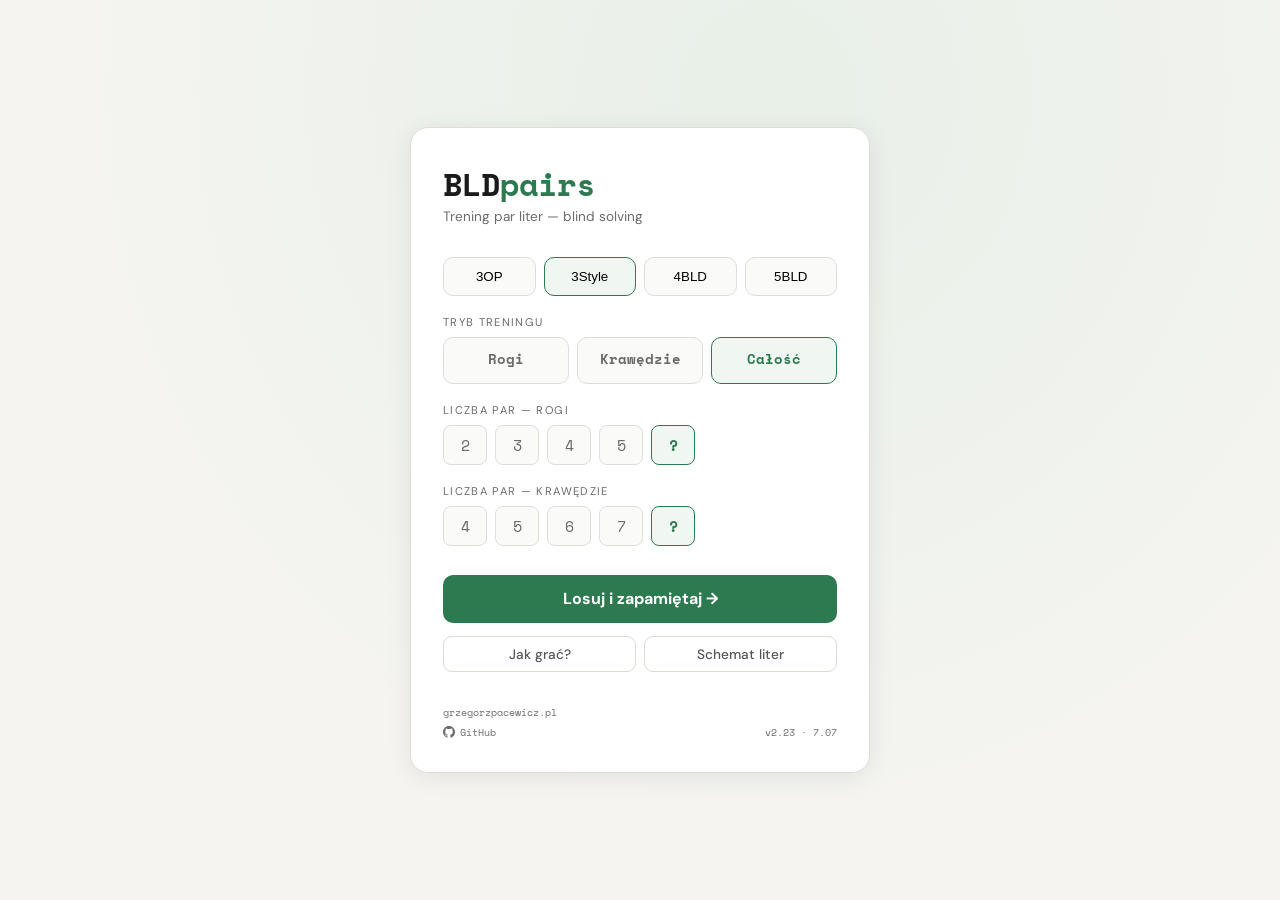
<file: index.html>
<!doctype html>
<html lang="pl">
  <head>
    <meta charset="UTF-8" />
    <meta
      name="viewport"
      content="width=device-width, initial-scale=1.0, maximum-scale=1.0, user-scalable=no"
    />
    <title>BLD Pairs</title>
    <link rel="preconnect" href="https://fonts.googleapis.com" />
    <link
      href="https://fonts.googleapis.com/css2?family=Space+Mono:wght@400;700&family=DM+Sans:wght@400;500;700&display=swap"
      rel="stylesheet"
    />
    <link rel="stylesheet" href="css/style.css" />
    <link rel="manifest" href="manifest.json" />
    <meta name="theme-color" content="#2d7a50" />
    <link rel="icon" href="icon.svg" type="image/svg+xml" />
    <link rel="apple-touch-icon" href="icon.svg" />
  </head>
  <body>
    <div id="app"></div>
    <script type="module" src="js/app.js"></script>
    <script>
      if ("serviceWorker" in navigator)
        navigator.serviceWorker.register("/sw.js");
    </script>
  </body>
</html>
</file>
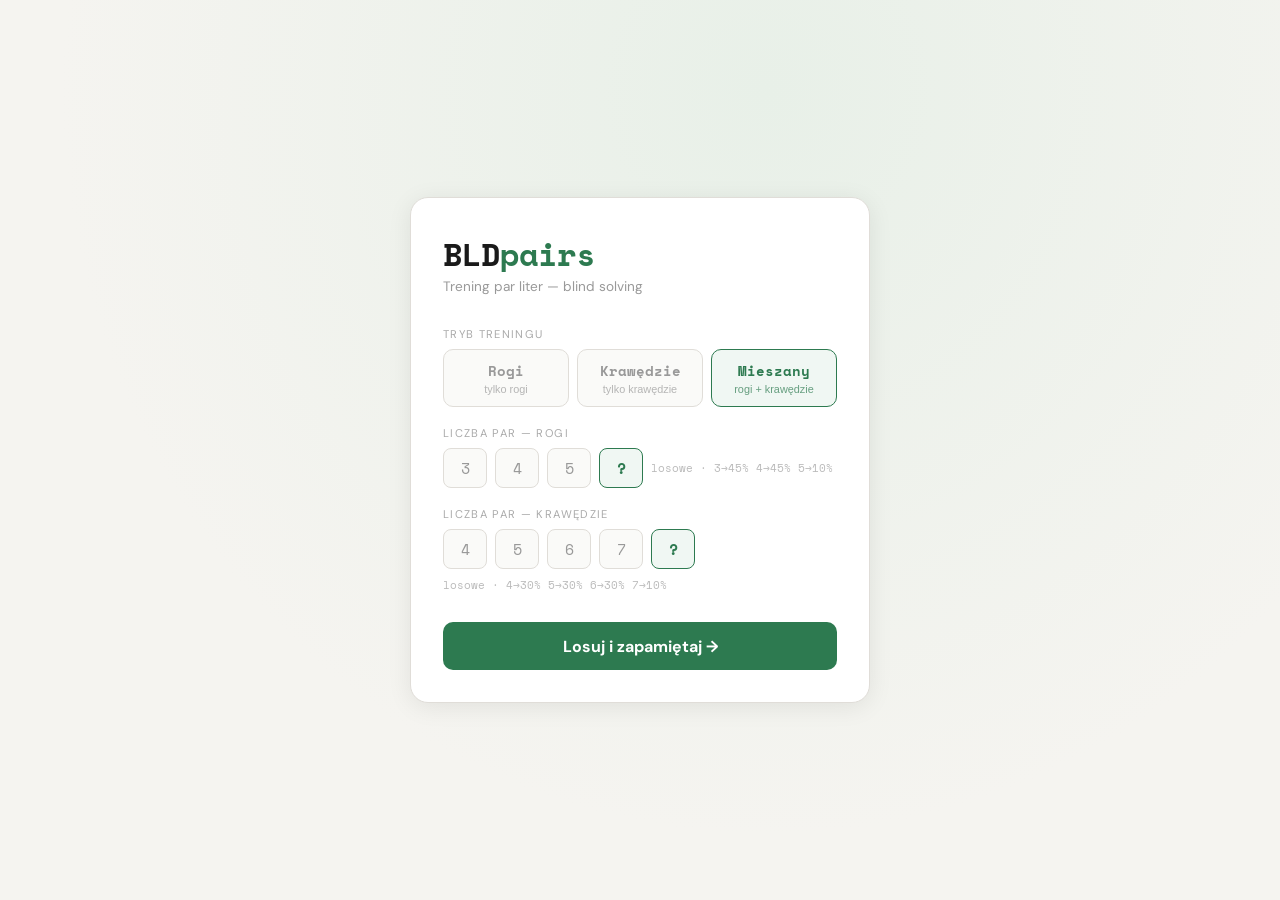
<file: bld-pairs.html>
<!DOCTYPE html>
<html lang="pl">
<head>
<meta charset="UTF-8">
<meta name="viewport" content="width=device-width, initial-scale=1.0, maximum-scale=1.0, user-scalable=no">
<title>BLD Pairs</title>
<link rel="preconnect" href="https://fonts.googleapis.com">
<link href="https://fonts.googleapis.com/css2?family=Space+Mono:wght@400;700&family=DM+Sans:wght@400;500;700&display=swap" rel="stylesheet">
<style>
*,*::before,*::after{box-sizing:border-box;margin:0;padding:0}
body{background:#f5f4f0;color:#1a1a1a;font-family:'DM Sans',sans-serif;min-height:100vh}
.screen{min-height:100vh;display:flex;align-items:center;justify-content:center;padding:2rem 1rem;
  background:radial-gradient(ellipse at 60% 10%,#e8f0e8 0%,#f5f4f0 65%)}
.card{background:#fff;border:1px solid #e0ddd8;border-radius:18px;padding:2rem;width:100%;
  max-width:460px;box-shadow:0 4px 24px rgba(0,0,0,.08)}
.card.wide{max-width:560px}
.logo{font-family:'Space Mono',monospace;font-size:2rem;font-weight:700;letter-spacing:-1px;color:#1a1a1a}
.accent{color:#2d7a50}
.sub{color:#999;font-size:.85rem;margin-bottom:2rem}
.field-label{font-size:.7rem;text-transform:uppercase;letter-spacing:.12em;color:#aaa;margin:1.2rem 0 .5rem}
.mode-grid{display:grid;grid-template-columns:repeat(3,1fr);gap:.5rem;margin-bottom:.5rem}
.mode-btn{background:#fafaf8;border:1.5px solid #e0ddd8;border-radius:10px;padding:.7rem .5rem;
  cursor:pointer;color:#999;transition:all .15s;display:flex;flex-direction:column;align-items:center;gap:2px}
.mode-btn:hover{border-color:#bbb;color:#555}
.mode-btn.active{background:#f0f7f3;border-color:#2d7a50;color:#2d7a50}
.mode-label{font-family:'Space Mono',monospace;font-size:.85rem;font-weight:700;pointer-events:none}
.mode-sub{font-size:.68rem;color:inherit;opacity:.7;pointer-events:none}
.count-row{display:flex;align-items:center;gap:.5rem;flex-wrap:wrap;margin-bottom:.3rem}
.count-btn{width:44px;height:40px;background:#fafaf8;border:1.5px solid #e0ddd8;border-radius:8px;
  color:#999;font-family:'Space Mono',monospace;font-size:.95rem;cursor:pointer;transition:all .15s}
.count-btn:hover{border-color:#bbb;color:#555}
.count-btn.active{background:#f0f7f3;border-color:#2d7a50;color:#2d7a50;font-weight:700}
.weight-hint{font-size:.68rem;color:#bbb;font-family:'Space Mono',monospace}
.btn-primary{width:100%;padding:.85rem;background:#2d7a50;color:#fff;border:none;border-radius:10px;
  font-family:'DM Sans',sans-serif;font-weight:700;font-size:1rem;cursor:pointer;transition:all .15s;margin-top:1.5rem}
.btn-primary:hover{background:#236040}
.btn-primary:disabled{background:#ddd;color:#aaa;cursor:not-allowed}
.btn-secondary{flex:1;padding:.85rem;background:#fff;color:#2d7a50;border:1.5px solid #2d7a50;
  border-radius:10px;font-family:'DM Sans',sans-serif;font-weight:700;font-size:1rem;cursor:pointer;transition:all .15s}
.btn-secondary:hover{background:#f0f7f3}
.btn-stop{width:100%;padding:.85rem;background:#fff5f5;color:#c0392b;border:1.5px solid #e8b4b0;
  border-radius:10px;font-family:'Space Mono',monospace;font-size:.85rem;cursor:pointer;
  transition:all .15s;margin-top:1.5rem;letter-spacing:.05em}
.btn-stop:hover{background:#ffe8e5;border-color:#c0392b}
.top-bar{display:flex;justify-content:space-between;align-items:center;margin-bottom:1.2rem}
.phase-title{font-family:'Space Mono',monospace;font-size:1.1rem;color:#333}
.timer{font-family:'Space Mono',monospace;font-size:1.6rem;color:#2d7a50}
.muted-t{font-family:'Space Mono',monospace;font-size:.95rem;color:#bbb}
.section-tag{font-size:.65rem;font-family:'Space Mono',monospace;letter-spacing:.15em;
  padding:.25rem .6rem;border-radius:4px;display:inline-block;margin:.9rem 0 .5rem}
.corner-tag{background:#fdf8ec;color:#9a6f1a;border:1px solid #e8d89a}
.edge-tag{background:#eef4fb;color:#2563a8;border:1px solid #b8d0ee}
.pairs-wrap{display:flex;flex-wrap:wrap;gap:.5rem;margin-bottom:.3rem}
.pair-chip{display:flex;align-items:center;gap:.35rem;padding:.5rem .8rem;border-radius:8px;border:1.5px solid}
.corner-chip{background:#fdf8ec;border-color:#e8d89a}
.edge-chip{background:#eef4fb;border-color:#b8d0ee}
.ltr{font-family:'Space Mono',monospace;font-size:1.4rem;font-weight:700}
.corner-chip .ltr{color:#9a6f1a}
.edge-chip .ltr{color:#2563a8}
.dash{color:#ccc;font-size:.9rem}
.idx{font-size:.65rem;color:#bbb;font-family:'Space Mono',monospace;min-width:16px}
.answer-list{display:flex;flex-direction:column;gap:.4rem;margin-bottom:.3rem}
.answer-row{display:flex;align-items:center;gap:.5rem;background:#fafaf8;border:1.5px solid #e8e5e0;
  border-radius:8px;padding:.5rem .8rem}
.answer-row.skipped{opacity:.4;background:#f5f5f5}
.li{width:40px;height:40px;background:#fff;border:1.5px solid #d8d5d0;border-radius:7px;
  color:#1a1a1a;font-family:'Space Mono',monospace;font-size:1.2rem;font-weight:700;
  text-align:center;outline:none;text-transform:uppercase;transition:border-color .12s}
.li:focus{border-color:#2d7a50;background:#f0f7f3}
.btn-skip-text{margin-left:auto;background:transparent;border:1.5px solid #e0ddd8;color:#aaa;
  border-radius:8px;padding:.3rem .8rem;font-size:.8rem;font-family:'DM Sans',sans-serif;
  cursor:pointer;transition:all .15s;flex-shrink:0;white-space:nowrap}
.btn-skip-text:hover,.btn-skip-text:active{background:#fff0ee;border-color:#c0392b;color:#c0392b}
.skip-label{flex:1;font-family:'Space Mono',monospace;font-size:.8rem;color:#bbb;font-style:italic}
.score-inline{font-family:'Space Mono',monospace;font-size:1.1rem;color:#2d7a50}
.mem-line{font-size:.78rem;color:#bbb;font-family:'Space Mono',monospace;margin-bottom:1rem}
.skip-note{font-size:.75rem;color:#bbb;font-family:'Space Mono',monospace;margin-bottom:.3rem}
.res-row{display:flex;align-items:center;gap:.6rem;padding:.45rem .8rem;border-radius:7px;
  font-family:'Space Mono',monospace;font-size:.85rem;margin-bottom:.3rem;border:1.5px solid}
.res-row.ok{background:#f0f7f3;border-color:#a8d8b8;color:#1a5c35}
.res-row.fail{background:#fdf0ee;border-color:#e8b4b0;color:#8b2020}
.res-row.skipped{background:#fafaf8;border-color:#e8e5e0;color:#aaa}
.exp{flex:1}
.got{font-size:.75rem;color:#c0392b}
.res-row.skipped .got{color:#bbb}
.icon{margin-left:auto}
.btn-row{display:flex;gap:.7rem;margin-top:1.2rem}
.btn-row .btn-primary{flex:1;margin-top:0}
.hidden{display:none!important}
</style>
</head>
<body>

<div id="app"></div>

<script>
// ─── SCHEMA ───────────────────────────────────────────────────────────────────
const CORNERS = [
  ["A","O","L"],["B","H","K"],["C","G","D"],
  ["N","I","T"],["S","E","J"],["M","R","U"],["W","P","F"]
];
const EDGES = [
  ["A","E"],["B","P"],["C","L"],["D","R"],["H","F"],
  ["G","T"],["K","I"],["M","O"],["N","W"],["Z","S"],["U","J"]
];

const CORNER_WEIGHTS = [{value:3,weight:45},{value:4,weight:45},{value:5,weight:10}];
const EDGE_WEIGHTS   = [{value:4,weight:30},{value:5,weight:30},{value:6,weight:30},{value:7,weight:10}];

function weightedRandom(options) {
  const total = options.reduce((s,o) => s+o.weight, 0);
  let r = Math.random() * total;
  for (const o of options) { r -= o.weight; if (r <= 0) return o.value; }
  return options[options.length-1].value;
}

function shuffle(arr) {
  const a = [...arr];
  for (let i = a.length-1; i > 0; i--) {
    const j = Math.floor(Math.random()*(i+1));
    [a[i],a[j]] = [a[j],a[i]];
  }
  return a;
}

function generatePairsForType(type, count) {
  const schema = type === "corners" ? CORNERS : EDGES;
  const pairs = [];
  const pieceUses = new Map(schema.map(g => [g.join(""), 0]));
  const getAvailable = () => {
    const out = [];
    for (const group of schema) {
      const key = group.join("");
      if (pieceUses.get(key) < 2) group.forEach(l => out.push({letter:l, pieceKey:key}));
    }
    return out;
  };
  let attempts = 0;
  while (pairs.length < count && attempts < 1000) {
    attempts++;
    const avail = shuffle(getAvailable());
    if (avail.length < 2) break;
    const first = avail[0];
    const second = avail.find(x => x.pieceKey !== first.pieceKey);
    if (!second) break;
    pairs.push([first.letter, second.letter]);
    pieceUses.set(first.pieceKey, pieceUses.get(first.pieceKey)+1);
    pieceUses.set(second.pieceKey, pieceUses.get(second.pieceKey)+1);
  }
  return pairs;
}

function generateSession(mode, cornerCount, edgeCount) {
  const cc = cornerCount === "?" ? weightedRandom(CORNER_WEIGHTS) : cornerCount;
  const ec = edgeCount   === "?" ? weightedRandom(EDGE_WEIGHTS)   : edgeCount;
  const cornerPairs = (mode==="corners"||mode==="mixed") ? generatePairsForType("corners",cc) : [];
  const edgePairs   = (mode==="edges"  ||mode==="mixed") ? generatePairsForType("edges",  ec) : [];
  return {
    displayPairs: [
      ...cornerPairs.map(p=>({pair:p,type:"corner"})),
      ...edgePairs.map(p=>  ({pair:p,type:"edge"})),
    ],
    answerPairs: [
      ...edgePairs.map(p=>  ({pair:p,type:"edge"})),
      ...cornerPairs.map(p=>({pair:p,type:"corner"})),
    ],
  };
}

// ─── STATE ────────────────────────────────────────────────────────────────────
const state = {
  phase: "config",
  mode: "mixed",
  cornerCount: "?",
  edgeCount: "?",
  session: null,
  memTime: 0,
  answers: [],
  skipped: [],
  timerInterval: null,
};

function fmt(s) {
  return String(Math.floor(s/60)).padStart(2,"0")+":"+String(s%60).padStart(2,"0");
}

// ─── RENDER ───────────────────────────────────────────────────────────────────
function render() {
  const app = document.getElementById("app");
  if      (state.phase === "config")   app.innerHTML = renderConfig();
  else if (state.phase === "memorize") app.innerHTML = renderMemorize();
  else if (state.phase === "answer")   app.innerHTML = renderAnswer();
  else if (state.phase === "result")   app.innerHTML = renderResult();
  bindEvents();
}

// CONFIG
function renderConfig() {
  const showCorners = state.mode === "corners" || state.mode === "mixed";
  const showEdges   = state.mode === "edges"   || state.mode === "mixed";

  const modeBtn = (id, label, sub) =>
    `<button class="mode-btn${state.mode===id?" active":""}" data-mode="${id}">
      <span class="mode-label">${label}</span>
      <span class="mode-sub">${sub}</span>
    </button>`;

  const countBtn = (val, current, type) =>
    `<button class="count-btn${current===val?" active":""}" data-count="${val}" data-type="${type}">${val}</button>`;

  return `<div class="screen"><div class="card">
    <div class="logo">BLD<span class="accent">pairs</span></div>
    <p class="sub">Trening par liter — blind solving</p>
    <div class="field-label">Tryb treningu</div>
    <div class="mode-grid">
      ${modeBtn("corners","Rogi","tylko rogi")}
      ${modeBtn("edges","Krawędzie","tylko krawędzie")}
      ${modeBtn("mixed","Mieszany","rogi + krawędzie")}
    </div>
    ${showCorners ? `
    <div class="field-label">Liczba par — rogi</div>
    <div class="count-row">
      ${[3,4,5,"?"].map(n=>countBtn(n,state.cornerCount,"corner")).join("")}
      ${state.cornerCount==="?" ? `<span class="weight-hint">losowe · 3→45% 4→45% 5→10%</span>` : ""}
    </div>` : ""}
    ${showEdges ? `
    <div class="field-label">Liczba par — krawędzie</div>
    <div class="count-row">
      ${[4,5,6,7,"?"].map(n=>countBtn(n,state.edgeCount,"edge")).join("")}
      ${state.edgeCount==="?" ? `<span class="weight-hint">losowe · 4→30% 5→30% 6→30% 7→10%</span>` : ""}
    </div>` : ""}
    <button class="btn-primary" id="btn-start">Losuj i zapamiętaj →</button>
  </div></div>`;
}

// MEMORIZE
function renderMemorize() {
  const corners = state.session.displayPairs.filter(p=>p.type==="corner");
  const edges   = state.session.displayPairs.filter(p=>p.type==="edge");
  const chips = (arr, cls) => arr.map((p,i)=>
    `<div class="pair-chip ${cls}">
      <span class="ltr">${p.pair[0]}</span>
      <span class="dash">–</span>
      <span class="ltr">${p.pair[1]}</span>
    </div>`).join("");

  return `<div class="screen"><div class="card wide">
    <div class="top-bar">
      <span class="phase-title">Zapamiętaj</span>
      <span class="timer" id="timer-display">${fmt(state.memTime)}</span>
    </div>
    ${corners.length ? `<div class="section-tag corner-tag">ROGI</div><div class="pairs-wrap">${chips(corners,"corner-chip")}</div>` : ""}
    ${edges.length   ? `<div class="section-tag edge-tag">KRAWĘDZIE</div><div class="pairs-wrap">${chips(edges,"edge-chip")}</div>` : ""}
    <button class="btn-stop" id="btn-stop">■ STOP — przejdź do odpowiedzi</button>
  </div></div>`;
}

// ANSWER
function renderAnswer() {
  const ap = state.session.answerPairs;
  const edges   = ap.filter(p=>p.type==="edge");
  const corners = ap.filter(p=>p.type==="corner");
  const edgeOffset   = 0;
  const cornerOffset = edges.length;

  const rowHtml = (row, i) => {
    const sk = state.skipped[row];
    return `<div class="answer-row${sk?" skipped":""}" data-row="${row}">
      ${sk
        ? `<span class="skip-label">— pominięto</span>`
        : `<input class="li" id="inp-${row}-0" value="${state.answers[row]?.[0]||""}" maxlength="1" autocomplete="off" autocorrect="off" spellcheck="false">
           <span class="dash">–</span>
           <input class="li" id="inp-${row}-1" value="${state.answers[row]?.[1]||""}" maxlength="1" autocomplete="off" autocorrect="off" spellcheck="false">
           <button class="btn-skip-text" data-skip="${row}">Pomiń</button>`
      }
    </div>`;
  };

  const allDone = state.answers.every(([a,b],i) => state.skipped[i]||(a&&b));

  return `<div class="screen"><div class="card wide">
    <div class="top-bar">
      <span class="phase-title">Wpisz z pamięci</span>
      <span class="muted-t">⏱ ${fmt(state.memTime)}</span>
    </div>
    ${edges.length   ? `<div class="section-tag edge-tag">KRAWĘDZIE</div><div class="answer-list">${edges.map((_,i)=>rowHtml(edgeOffset+i,i)).join("")}</div>` : ""}
    ${corners.length ? `<div class="section-tag corner-tag">ROGI</div><div class="answer-list">${corners.map((_,i)=>rowHtml(cornerOffset+i,i)).join("")}</div>` : ""}
    <button class="btn-primary" id="btn-check" ${allDone?"":"disabled"}>Sprawdź →</button>
  </div></div>`;
}

// RESULT
function renderResult() {
  const ap = state.session.answerPairs;
  const results = ap.map(({pair,type},i) => {
    if (state.skipped[i]) return {status:"skipped",pair,given:["",""],type};
    const [ua,ub] = state.answers[i];
    const correct = (ua===pair[0]&&ub===pair[1])||(ua===pair[1]&&ub===pair[0]);
    return {status:correct?"ok":"fail",pair,given:[ua,ub],type};
  });

  const score = results.filter(r=>r.status==="ok").length;
  const skippedCount = results.filter(r=>r.status==="skipped").length;
  const pct = Math.round(score/results.length*100);

  const resRow = ({status,pair,given},i) =>
    `<div class="res-row ${status}">
      <span class="exp">${pair[0]}–${pair[1]}</span>
      ${status==="fail"    ? `<span class="got">wpisałeś: ${given[0]||"?"}${given[1]||"?"}</span>` : ""}
      ${status==="skipped" ? `<span class="got">pominięto</span>` : ""}
      <span class="icon">${status==="ok"?"✓":status==="skipped"?"—":"✗"}</span>
    </div>`;

  const edges   = results.filter(r=>r.type==="edge");
  const corners = results.filter(r=>r.type==="corner");

  return `<div class="screen"><div class="card wide">
    <div class="top-bar">
      <span class="phase-title">Wynik</span>
      <span class="score-inline">${score}/${results.length} · ${pct}%</span>
    </div>
    ${skippedCount>0?`<div class="skip-note">pominięto: ${skippedCount}</div>`:""}
    <div class="mem-line">czas zapamiętywania: ${fmt(state.memTime)}</div>
    ${edges.length   ? `<div class="section-tag edge-tag">KRAWĘDZIE</div>${edges.map(resRow).join("")}` : ""}
    ${corners.length ? `<div class="section-tag corner-tag">ROGI</div>${corners.map(resRow).join("")}` : ""}
    <div class="btn-row">
      <button class="btn-secondary" id="btn-retry">↺ Powtórz</button>
      <button class="btn-primary"   id="btn-new">Kolejna →</button>
    </div>
  </div></div>`;
}

// ─── EVENTS ───────────────────────────────────────────────────────────────────
function bindEvents() {
  // CONFIG
  document.querySelectorAll(".mode-btn").forEach(btn => {
    btn.addEventListener("click", () => {
      state.mode = btn.dataset.mode;
      render();
    });
  });

  document.querySelectorAll(".count-btn").forEach(btn => {
    btn.addEventListener("click", () => {
      const val = btn.dataset.count === "?" ? "?" : parseInt(btn.dataset.count);
      if (btn.dataset.type === "corner") state.cornerCount = val;
      else state.edgeCount = val;
      render();
    });
  });

  const btnStart = document.getElementById("btn-start");
  if (btnStart) btnStart.addEventListener("click", () => {
    state.session = generateSession(state.mode, state.cornerCount, state.edgeCount);
    state.memTime = 0;
    state.answers = Array.from({length: state.session.answerPairs.length}, () => ["",""]);
    state.skipped = Array(state.session.answerPairs.length).fill(false);
    state.phase = "memorize";
    render();
    startTimer();
  });

  // MEMORIZE
  const btnStop = document.getElementById("btn-stop");
  if (btnStop) btnStop.addEventListener("click", () => {
    stopTimer();
    state.phase = "answer";
    render();
    focusFirst();
  });

  // ANSWER — inputs
  const count = state.session?.answerPairs?.length || 0;
  for (let row = 0; row < count; row++) {
    for (let col = 0; col < 2; col++) {
      const inp = document.getElementById(`inp-${row}-${col}`);
      if (!inp) continue;

      inp.addEventListener("input", e => {
        const val = e.target.value.toUpperCase().replace(/[^A-Z]/g,"").slice(0,1);
        e.target.value = val;
        state.answers[row][col] = val;
        if (val) {
          if (col === 0) focusInp(row, 1);
          else focusNextRow(row);
        }
        updateCheckBtn();
      });

      inp.addEventListener("keydown", e => {
        if (e.key === "Backspace") {
          e.preventDefault();
          if (state.answers[row][col] !== "") {
            state.answers[row][col] = "";
            e.target.value = "";
            updateCheckBtn();
          } else {
            if (col === 1) focusInp(row, 0);
            else if (row > 0) focusInp(row-1, 1);
          }
        }
        if (e.key === " ") {
          e.preventDefault();
          skipRow(row);
        }
      });
    }

    const btnSkip = document.querySelector(`[data-skip="${row}"]`);
    if (btnSkip) btnSkip.addEventListener("click", () => skipRow(row));
  }

  const btnCheck = document.getElementById("btn-check");
  if (btnCheck) btnCheck.addEventListener("click", () => {
    state.phase = "result";
    render();
  });

  // RESULT
  const btnRetry = document.getElementById("btn-retry");
  if (btnRetry) btnRetry.addEventListener("click", () => {
    state.memTime = 0;
    state.answers = Array.from({length: state.session.answerPairs.length}, () => ["",""]);
    state.skipped = Array(state.session.answerPairs.length).fill(false);
    state.phase = "memorize";
    render();
    startTimer();
  });

  const btnNew = document.getElementById("btn-new");
  if (btnNew) btnNew.addEventListener("click", () => {
    state.session = generateSession(state.mode, state.cornerCount, state.edgeCount);
    state.memTime = 0;
    state.answers = Array.from({length: state.session.answerPairs.length}, () => ["",""]);
    state.skipped = Array(state.session.answerPairs.length).fill(false);
    state.phase = "memorize";
    render();
    startTimer();
  });
}

function skipRow(row) {
  state.skipped[row] = true;
  state.answers[row] = ["",""];
  render();
  focusNextRow(row);
}

function focusInp(row, col) {
  const el = document.getElementById(`inp-${row}-${col}`);
  if (el) el.focus();
}

function focusNextRow(row) {
  const count = state.session?.answerPairs?.length || 0;
  let next = row + 1;
  while (next < count && state.skipped[next]) next++;
  setTimeout(() => focusInp(next, 0), 0);
}

function focusFirst() {
  setTimeout(() => focusInp(0, 0), 50);
}

function updateCheckBtn() {
  const btn = document.getElementById("btn-check");
  if (!btn) return;
  const count = state.session?.answerPairs?.length || 0;
  const allDone = state.answers.every(([a,b],i) => state.skipped[i]||(a&&b));
  btn.disabled = !allDone;
}

// ─── TIMER ────────────────────────────────────────────────────────────────────
function startTimer() {
  stopTimer();
  state.timerInterval = setInterval(() => {
    state.memTime++;
    const el = document.getElementById("timer-display");
    if (el) el.textContent = fmt(state.memTime);
  }, 1000);
}

function stopTimer() {
  if (state.timerInterval) { clearInterval(state.timerInterval); state.timerInterval = null; }
}

// ─── INIT ────────────────────────────────────────────────────────────────────
render();
</script>
</body>
</html>
</file>
<file: css/style.css>
*,*::before,*::after{box-sizing:border-box;margin:0;padding:0}
body{background:#f5f4f0;color:#1a1a1a;font-family:'DM Sans',sans-serif;min-height:100vh}
.screen{min-height:100vh;display:flex;align-items:center;justify-content:center;padding:2rem 1rem;
  background:radial-gradient(ellipse at 60% 10%,#e8f0e8 0%,#f5f4f0 65%)}
.card{background:#fff;border:1px solid #e0ddd8;border-radius:18px;padding:2rem;width:100%;
  max-width:460px;box-shadow:0 4px 24px rgba(0,0,0,.08)}
.card.wide{max-width:560px}
.logo{font-family:'Space Mono',monospace;font-size:2rem;font-weight:700;letter-spacing:-1px;color:#1a1a1a}
.accent{color:#2d7a50}
.sub{color:#6b6b6b;font-size:.85rem;margin-bottom:2rem}
.field-label{font-size:.7rem;text-transform:uppercase;letter-spacing:.12em;color:#6b6b6b;margin:1.2rem 0 .5rem}
.mode-grid{display:grid;grid-template-columns:repeat(3,1fr);gap:.5rem;margin-bottom:.5rem}
.mode-btn{background:#fafaf8;border:1.5px solid #e0ddd8;border-radius:10px;padding:.7rem .5rem;
  cursor:pointer;color:#6b6b6b;transition:all .15s;display:flex;flex-direction:column;align-items:center;justify-content:center;gap:2px}
.mode-btn:hover{border-color:#bbb;color:#555}
.mode-btn.active{background:#f0f7f3;border-color:#2d7a50;color:#2d7a50}
.mode-label{font-family:'Space Mono',monospace;font-size:.85rem;font-weight:700;pointer-events:none}
.mode-sub{font-size:.68rem;color:inherit;opacity:.7;pointer-events:none}
.count-row{display:flex;align-items:center;gap:.5rem;flex-wrap:wrap;margin-bottom:.3rem}
.count-btn{width:44px;height:40px;background:#fafaf8;border:1.5px solid #e0ddd8;border-radius:8px;
  color:#6b6b6b;font-family:'Space Mono',monospace;font-size:.95rem;cursor:pointer;transition:all .15s}
.count-btn:hover{border-color:#bbb;color:#555}
.count-btn.active{background:#f0f7f3;border-color:#2d7a50;color:#2d7a50;font-weight:700}
.btn-primary{width:100%;padding:.85rem;background:#2d7a50;color:#fff;border:none;border-radius:10px;
  font-family:'DM Sans',sans-serif;font-weight:700;font-size:1rem;cursor:pointer;transition:all .15s;margin-top:1.5rem}
.btn-primary:hover{background:#236040}
.btn-primary:disabled{background:#ddd;color:#aaa;cursor:not-allowed}
.btn-secondary{flex:1;padding:.85rem;background:#fff;color:#2d7a50;border:1.5px solid #2d7a50;
  border-radius:10px;font-family:'DM Sans',sans-serif;font-weight:700;font-size:1rem;cursor:pointer;transition:all .15s}
.btn-secondary:hover{background:#f0f7f3}
.btn-stop{width:100%;padding:.85rem;background:#fff5f5;color:#c0392b;border:1.5px solid #e8b4b0;
  border-radius:10px;font-family:'Space Mono',monospace;font-size:.85rem;cursor:pointer;
  transition:all .15s;margin-top:1.5rem;letter-spacing:.05em}
.btn-stop:hover{background:#ffe8e5;border-color:#c0392b}
.top-bar{display:flex;justify-content:space-between;align-items:center;margin-bottom:1.2rem}
.phase-title{font-family:'Space Mono',monospace;font-size:1.1rem;color:#333}
.timer{font-family:'Space Mono',monospace;font-size:1.6rem;color:#2d7a50}
.muted-t{font-family:'Space Mono',monospace;font-size:.95rem;color:#6b6b6b}
.section-tag{font-size:.65rem;font-family:'Space Mono',monospace;letter-spacing:.15em;
  padding:.25rem .6rem;border-radius:4px;display:inline-block;margin:.9rem 0 .5rem}
.corner-tag{background:#fdf8ec;color:#9a6f1a;border:1px solid #e8d89a}
.edge-tag{background:#eef4fb;color:#2563a8;border:1px solid #b8d0ee}
.pairs-wrap{display:flex;flex-wrap:wrap;gap:.5rem;margin-bottom:.3rem}
.pair-chip{display:flex;align-items:center;gap:.35rem;padding:.5rem .8rem;border-radius:8px;border:1.5px solid}
.corner-chip{background:#fdf8ec;border-color:#e8d89a}
.edge-chip{background:#eef4fb;border-color:#b8d0ee}
.ltr{font-family:'Space Mono',monospace;font-size:1.4rem;font-weight:700}
.corner-chip .ltr{color:#9a6f1a}
.edge-chip .ltr{color:#2563a8}
.dash{color:#ccc;font-size:.9rem}
.idx{font-size:.65rem;color:#bbb;font-family:'Space Mono',monospace;min-width:16px}
.answer-list{display:flex;flex-direction:column;gap:.4rem;margin-bottom:.3rem}
.answer-row{display:flex;align-items:center;gap:.5rem;background:#fafaf8;border:1.5px solid #e8e5e0;
  border-radius:8px;padding:.5rem .8rem}
.answer-row.skipped{opacity:.4;background:#f5f5f5}
.li{width:40px;height:40px;background:#fff;border:1.5px solid #d8d5d0;border-radius:7px;
  color:#1a1a1a;font-family:'Space Mono',monospace;font-size:1.2rem;font-weight:700;
  text-align:center;outline:none;text-transform:uppercase;transition:border-color .12s}
.li:focus{border-color:#2d7a50;background:#f0f7f3}
.btn-skip-text{margin-left:auto;background:transparent;border:1.5px solid #e0ddd8;color:#6b6b6b;
  border-radius:8px;padding:.3rem .8rem;font-size:.8rem;font-family:'DM Sans',sans-serif;
  cursor:pointer;transition:all .15s;flex-shrink:0;white-space:nowrap}
.btn-skip-text:hover,.btn-skip-text:active{background:#fff0ee;border-color:#c0392b;color:#c0392b}
.skip-label{flex:1;font-family:'Space Mono',monospace;font-size:.8rem;color:#6b6b6b;font-style:italic}
.score-inline{font-family:'Space Mono',monospace;font-size:1.1rem;color:#2d7a50}
.mem-line{font-size:.78rem;color:#6b6b6b;font-family:'Space Mono',monospace;margin-bottom:1rem}
.skip-note{font-size:.75rem;color:#6b6b6b;font-family:'Space Mono',monospace;margin-bottom:.3rem}
.res-row{display:flex;align-items:center;gap:.6rem;padding:.45rem .8rem;border-radius:7px;
  font-family:'Space Mono',monospace;font-size:.85rem;margin-bottom:.3rem;border:1.5px solid}
.res-row.ok{background:#f0f7f3;border-color:#a8d8b8;color:#1a5c35}
.res-row.fail{background:#fdf0ee;border-color:#e8b4b0;color:#8b2020}
.res-row.skipped{background:#fafaf8;border-color:#e8e5e0;color:#6b6b6b}
.exp{min-width:2.5rem}
.memo-word{flex:1;font-size:.75rem;color:#6b6b6b;font-family:'DM Sans',sans-serif}
.got{font-size:.75rem;color:#c0392b}
.res-row.skipped .got{color:#6b6b6b}
.icon{margin-left:auto}
.btn-config-top{background:transparent;border:1.5px solid #e0ddd8;border-radius:8px;
  padding:.25rem .55rem;font-size:.85rem;color:#6b6b6b;cursor:pointer;transition:all .15s;line-height:1}
.btn-config-top:hover{border-color:#999;color:#555}
.btn-row{display:flex;gap:.7rem;margin-top:1.2rem}
.btn-row .btn-primary{flex:1;margin-top:0}
.singiel-chip{justify-content:center;width:3.8rem}
.singiel-label{font-size:.75rem;color:#6b6b6b;font-family:'Space Mono',monospace;margin-left:.2rem}
.hidden{display:none!important}
.btn-history{width:100%;padding:.6rem;background:transparent;color:#6b6b6b;border:1.5px solid #e8e5e0;
  border-radius:10px;font-family:'DM Sans',sans-serif;font-size:.85rem;cursor:pointer;
  transition:all .15s;margin-top:.6rem}
.btn-history:hover{border-color:#999;color:#555}
.hist-stats{display:grid;grid-template-columns:repeat(3,1fr);gap:.5rem;margin-bottom:.5rem}
.hist-stats--2col{grid-template-columns:repeat(2,1fr)}
.hist-stat-val--mono{font-family:'Space Mono',monospace}
.hist-stat{background:#fafaf8;border:1.5px solid #e8e5e0;border-radius:10px;padding:.7rem .5rem;text-align:center}
.hist-stat--ok{background:#f0f7f3;border-color:#a8d8b8}
.hist-stat--fail{background:#fdf0ee;border-color:#e8b4b0}
.hist-stat-val{font-family:'Space Mono',monospace;font-size:1.3rem;font-weight:700;color:#1a1a1a}
.hist-stat--ok .hist-stat-val{color:#1a5c35}
.hist-stat--fail .hist-stat-val{color:#8b2020}
.hist-stat-lbl{font-size:.65rem;color:#6b6b6b;margin-top:.2rem}
.hist-meta{font-family:'Space Mono',monospace;font-size:.7rem;color:#6b6b6b;margin-bottom:.8rem}
.hist-list{display:flex;flex-direction:column;gap:.3rem;max-height:50vh;overflow-y:auto;padding-right:.2rem}
.hist-row{display:flex;align-items:center;gap:.5rem;padding:.4rem .7rem;border-radius:7px;
  font-family:'Space Mono',monospace;font-size:.78rem;border:1.5px solid}
.hist-ok{background:#f0f7f3;border-color:#a8d8b8}
.hist-fail{background:#fdf0ee;border-color:#e8b4b0}
.hist-date{color:#6b6b6b;font-size:.7rem;min-width:90px}
.hist-mode{color:#6b6b6b;min-width:70px}
.hist-score{font-weight:700;color:#1a1a1a;min-width:36px}
.hist-time{color:#6b6b6b;flex:1}
.hist-icon{margin-left:auto}
.hist-ok .hist-icon{color:#2d7a50}
.hist-fail .hist-icon{color:#c0392b}
.hist-empty{text-align:center;color:#6b6b6b;font-size:.85rem;padding:2rem 0}
.hist-actions{display:flex;gap:.5rem;margin-top:1rem}
.btn-remove-last{flex:1;padding:.5rem;background:transparent;color:#6b6b6b;
  border:1.5px solid #e0ddd8;border-radius:8px;font-family:'DM Sans',sans-serif;font-size:.8rem;
  cursor:pointer;transition:all .15s}
.btn-remove-last:hover{background:#fafaf8;border-color:#999;color:#555}
.btn-reset-history{flex:1;padding:.5rem;background:transparent;color:#c0392b;
  border:1.5px solid #e8b4b0;border-radius:8px;font-family:'DM Sans',sans-serif;font-size:.8rem;
  cursor:pointer;transition:all .15s}
.btn-reset-history:hover{background:#fff0ee;border-color:#c0392b}

.build-info{display:flex;justify-content:space-between;align-items:flex-end;font-size:.65rem;color:#6b6b6b;margin-top:2rem;font-family:'Space Mono',monospace}
.build-links{display:flex;flex-direction:column;gap:.25rem}
.build-link{color:#6b6b6b;text-decoration:none;display:inline-flex;align-items:center;gap:.3rem}
.build-link:hover{color:#333}
.github-icon{vertical-align:middle;flex-shrink:0}
.config-links{display:flex;gap:.5rem;margin-top:.8rem}
.btn-config-link{flex:1;background:transparent;color:#555;border:1.5px solid #dedad4;border-radius:9px;
  font-family:'DM Sans',sans-serif;font-size:.85rem;font-weight:500;cursor:pointer;
  transition:all .15s;padding:.55rem .5rem}
.btn-config-link:hover{border-color:#aaa;color:#333;background:#fafaf8}
.help-intro{font-size:.85rem;color:#555;line-height:1.6;margin-bottom:1rem}
.help-text{font-size:.82rem;color:#555;line-height:1.6;margin-bottom:.5rem}
.help-steps{font-size:.82rem;color:#555;line-height:1.8;padding-left:1.2rem;margin-bottom:.3rem}
.help-rows{display:flex;flex-direction:column;gap:.4rem;margin-bottom:.3rem}
.help-row{display:flex;align-items:center;gap:.7rem;font-size:.82rem;color:#555}
.help-keys{display:flex;flex-direction:column;gap:.35rem;margin-bottom:.3rem}
.help-key-row{display:flex;align-items:center;gap:.8rem;font-size:.82rem;color:#555}
kbd{font-family:'Space Mono',monospace;font-size:.72rem;background:#f0ede8;border:1.5px solid #ddd;
  border-radius:5px;padding:.15rem .45rem;color:#555;white-space:nowrap}
.schema-list{display:flex;flex-direction:column;gap:.3rem;margin-bottom:.5rem}
.schema-row{display:flex;align-items:center;gap:.4rem}
.btn-schema-del{background:transparent;border:1.5px solid #e0ddd8;border-radius:7px;
  width:28px;height:40px;color:#6b6b6b;cursor:pointer;font-size:1rem;transition:all .15s;flex-shrink:0}
.btn-schema-del:hover{background:#fff0ee;border-color:#c0392b;color:#c0392b}
.btn-schema-add{width:100%;padding:.5rem;background:transparent;border:1.5px dashed #e0ddd8;
  border-radius:8px;color:#6b6b6b;font-size:.82rem;font-family:'DM Sans',sans-serif;
  cursor:pointer;transition:all .15s;margin-bottom:.5rem}
.btn-schema-add:hover{border-color:#2d7a50;color:#2d7a50}
.schema-error{font-size:.78rem;color:#c0392b;background:#fff0ee;border:1.5px solid #e8b4b0;
  border-radius:8px;padding:.5rem .8rem;margin-top:.5rem;font-family:'Space Mono',monospace}
.schema-intro{font-size:.78rem;color:#6b6b6b;margin-bottom:1rem;line-height:1.5}
.schema-type-hint{font-size:.65rem;color:#6b6b6b;text-transform:none;letter-spacing:0;font-weight:400;margin-left:.4rem}
.schema-num{font-family:'Space Mono',monospace;font-size:.7rem;color:#888;min-width:18px;text-align:right;flex-shrink:0}
.corner-li{background:#fdf8ec!important;border-color:#e8d89a!important}
.corner-li:focus{border-color:#9a6f1a!important;background:#fdf3d8!important}
.edge-li{background:#eef4fb!important;border-color:#b8d0ee!important}
.edge-li:focus{border-color:#2563a8!important;background:#e0ecf8!important}
.schema-grid{display:flex;flex-wrap:wrap;gap:.3rem;margin-bottom:.4rem}
.schema-grid-li{width:40px;height:40px}
.schema-grid-btns{display:flex;gap:.5rem;margin-bottom:1rem}
.btn-schema-grid-add,.btn-schema-grid-del{flex:1;padding:.4rem;background:transparent;border:1.5px dashed #e0ddd8;
  border-radius:8px;color:#6b6b6b;font-size:.78rem;font-family:'DM Sans',sans-serif;cursor:pointer;transition:all .15s}
.btn-schema-grid-add:hover{border-color:#2d7a50;color:#2d7a50}
.btn-schema-grid-del:hover{border-color:#c0392b;color:#c0392b}
.schema-flat-grid{display:flex;flex-wrap:wrap;gap:.25rem;margin-bottom:1rem;align-items:center}
.schema-flat-li{width:36px;height:36px;font-size:.95rem}
.schema-sep{color:#bbb;font-size:1.1rem;margin:0 .15rem}
.schema-dupe{animation:shake .3s}
.schema-flat-grid-single{gap:.3rem}
.schema-flat-grid-single .schema-flat-li{width:32px;height:32px;font-size:.85rem}
@keyframes shake{0%,100%{transform:translateX(0)}25%{transform:translateX(-4px)}75%{transform:translateX(4px)}}

/* 4BLD cube toggle */
.cube-toggle{display:flex;gap:.5rem;margin-bottom:1.2rem}
.cube-btn{flex:1;display:flex;flex-direction:column;align-items:center;gap:4px;padding:.7rem .5rem;
  background:#fafaf8;border:1.5px solid #e0ddd8;border-radius:10px;cursor:pointer;transition:all .15s}
.cube-btn:hover{border-color:#bbb}
.cube-btn.active{background:#f0f7f3;border-color:#2d7a50}
.cube-badge{font-family:'Space Mono',monospace;font-size:1.1rem;font-weight:700;color:#6b6b6b}
.cube-btn.active .cube-badge{color:#2d7a50}
.cube-label{font-size:.7rem;color:#6b6b6b}
.cube-btn.active .cube-label{color:#2d7a50}

/* 4BLD mode grid - 4 columns */
.mode-grid-4{display:grid;grid-template-columns:repeat(4,1fr);gap:.5rem;margin-bottom:.5rem}
.mode4-btn,.mode5-btn{background:#fafaf8;border:1.5px solid #e0ddd8;border-radius:10px;padding:.7rem .4rem;
  cursor:pointer;color:#6b6b6b;transition:all .15s;display:flex;flex-direction:column;align-items:center;gap:2px}
.mode4-btn:hover,.mode5-btn:hover{border-color:#bbb;color:#555}
.mode4-btn.active,.mode5-btn.active{background:#f0f7f3;border-color:#2d7a50;color:#2d7a50}

/* 5BLD mode grid - 6 columns (3x2) */
.mode-grid-6{display:grid;grid-template-columns:repeat(3,1fr);gap:.5rem;margin-bottom:.5rem}

/* 4BLD count buttons */
.count4-btn,.count5-btn{width:44px;height:40px;background:#fafaf8;border:1.5px solid #e0ddd8;border-radius:8px;
  color:#6b6b6b;font-family:'Space Mono',monospace;font-size:.95rem;cursor:pointer;transition:all .15s}
.count4-btn:hover,.count5-btn:hover{border-color:#bbb;color:#555}
.count4-btn.active,.count5-btn.active{background:#f0f7f3;border-color:#2d7a50;color:#2d7a50;font-weight:700}

/* Wings and centers chips & tags */
.wing-tag{background:#f4eefb;color:#6b3fa0;border:1px solid #d4b8ee}
.center-tag{background:#fef0f5;color:#a03f6b;border:1px solid #eeb8d4}
.wing-chip{background:#f4eefb;border-color:#d4b8ee}
.wing-chip .ltr{color:#6b3fa0}
.center-chip{background:#fef0f5;border-color:#eeb8d4}
.center-chip .ltr{color:#a03f6b}

/* 5BLD: midges, tcenters, xcenters */
.midge-tag{background:#eef8f4;color:#1a7a5a;border:1px solid #b8e8d4}
.midge-chip{background:#eef8f4;border-color:#b8e8d4}
.midge-chip .ltr{color:#1a7a5a}
.tcenter-tag{background:#fff8ec;color:#8a5a1a;border:1px solid #e8d4a8}
.tcenter-chip{background:#fff8ec;border-color:#e8d4a8}
.tcenter-chip .ltr{color:#8a5a1a}
.xcenter-tag{background:#ecf8ff;color:#1a5a8a;border:1px solid #a8d4e8}
.xcenter-chip{background:#ecf8ff;border-color:#a8d4e8}
.xcenter-chip .ltr{color:#1a5a8a}

/* 4BLD schema letters grid */
.schema-letters{display:flex;flex-direction:column;gap:.3rem;margin-bottom:.5rem}
.schema-letters-row{display:flex;gap:.4rem}
.schema-li4{width:40px;height:40px}
.wing-li,.wing5-li{background:#f4eefb!important;border-color:#d4b8ee!important}
.wing-li:focus,.wing5-li:focus{border-color:#6b3fa0!important;background:#ece0f8!important}
.center-li{background:#fef0f5!important;border-color:#eeb8d4!important}
.center-li:focus{border-color:#a03f6b!important;background:#fce5ed!important}
.midge-li{background:#eef8f4!important;border-color:#b8e8d4!important}
.midge-li:focus{border-color:#1a7a5a!important;background:#d8f0e8!important}
.tcenter-li{background:#fff8ec!important;border-color:#e8d4a8!important}
.tcenter-li:focus{border-color:#8a5a1a!important;background:#f8ecd8!important}
.xcenter-li{background:#ecf8ff!important;border-color:#a8d4e8!important}
.xcenter-li:focus{border-color:#1a5a8a!important;background:#d8ecf8!important}
</file>
